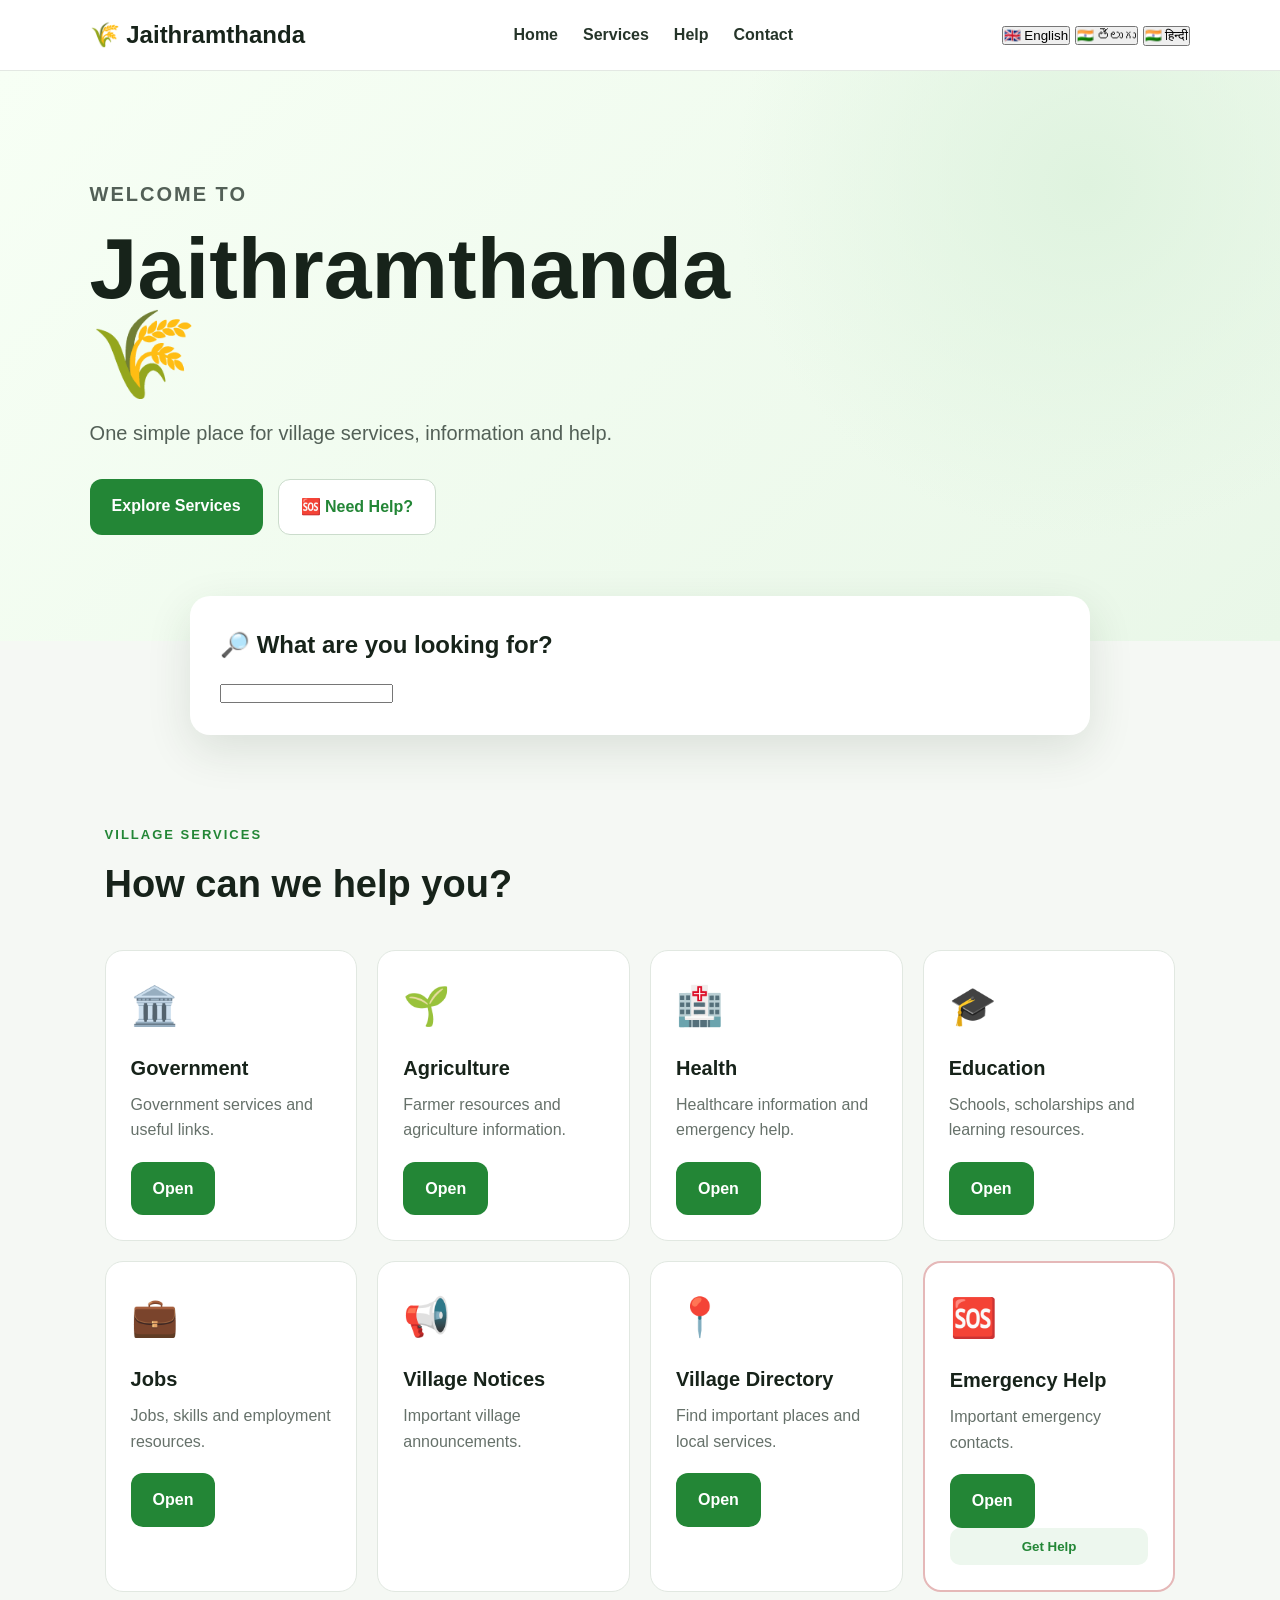
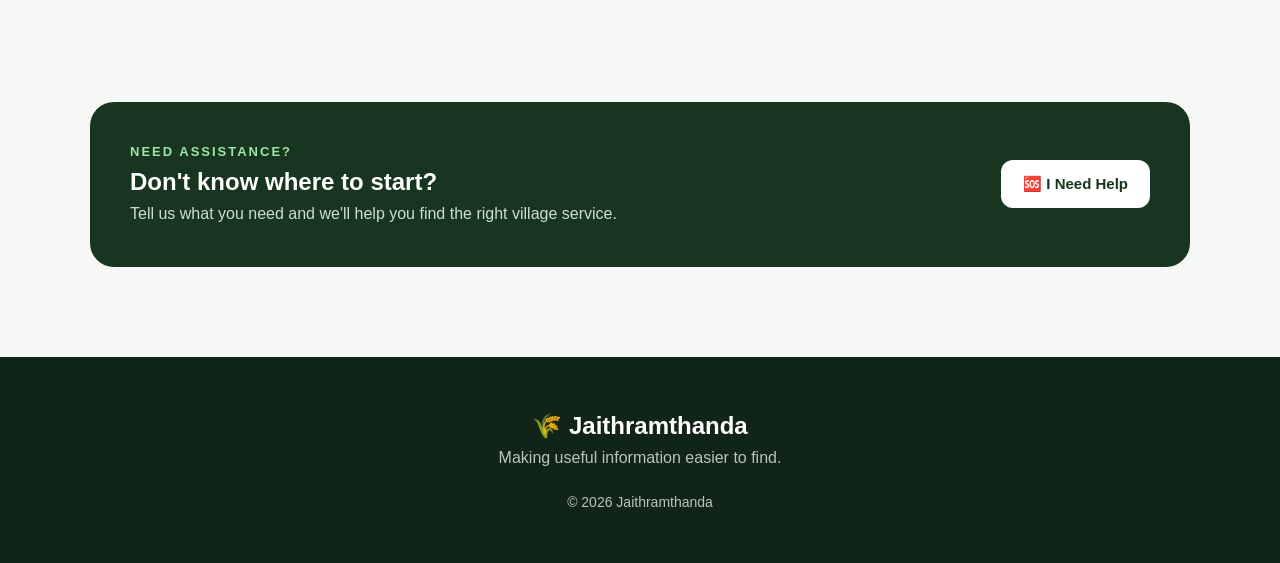
<file: index.html>
<!DOCTYPE html>
<html lang="en">
<head>
    <meta charset="UTF-8">
    <meta name="viewport" content="width=device-width, initial-scale=1.0">

    <title>Jaithramthanda 🌾</title>

    <link rel="stylesheet" href="style.css">

<meta name="google-site-verification" content="X5ilOTvPd1Tea0fwMx54CbgHlQI2xUq_cdYHo0hV8uY" />
</head>

<body>

    <header class="header">

        <div class="logo">
    🌾 Jaithramthanda
</div>
        </div>

        <button class="menu-btn" onclick="toggleMenu()">
            ☰
        </button>

        <nav id="navMenu">
            <a href="#home">Home</a>
            <a href="#services">Services</a>
            <a href="#help">Help</a>
            <a href="#contact">Contact</a>
        </nav>

    

<div class="language-buttons">
    <button onclick="setLanguage('en')">🇬🇧 English</button>
    <button onclick="setLanguage('te')">🇮🇳 తెలుగు</button>
    <button onclick="setLanguage('hi')">🇮🇳 हिन्दी</button>
</div></header>


    <main>

        <!-- HERO SECTION -->

        <section id="home" class="hero">

    <div class="hero-content">

        <p class="welcome" id="heroWelcome">WELCOME TO</p>

        <h1 id="heroTitle">Jaithramthanda 🌾</h1>

        <p id="heroDescription">
            One simple place for village services,
            information and help.
        </p>

        <div class="hero-buttons">

            <a href="#services" class="primary-btn" id="exploreBtn">
                Explore Services
            </a>

            <a href="#help" class="secondary-btn" id="helpBtn">
                🆘 Need Help?
            </a>

        </div>
            </div>

        </section>


        <!-- SEARCH -->

        <section class="search-section">

<h2 id="searchTitle">🔎 What are you looking for?</h2>
            <input
                type="text"
                onkeyup="searchServices()"
            >

        </section>


        <!-- SERVICES -->

        <section id="services" class="services-section">

            <p class="section-label">VILLAGE SERVICES</p>

            <h2>How can we help you?</h2>

            <div class="services-grid">

                <div class="service-card">
                    <div class="service-icon">🏛️</div>
                    <h3>Government</h3>
                    <p>Government services and useful links.</p>
<a href="agriculture.html" class="primary-btn">
    Open
</a>
                </div>


                <div class="service-card">
                    <div class="service-icon">🌱</div>
                    <h3>Agriculture</h3>
                    <p>Farmer resources and agriculture information.</p>
<a href="government.html" class="primary-btn">Open</a>                </div>


                <div class="service-card">
                    <div class="service-icon">🏥</div>
                    <h3>Health</h3>
                    <p>Healthcare information and emergency help.</p>
<a href="health.html" class="primary-btn">
    Open
</a>
                </div>


                <div class="service-card">
                    <div class="service-icon">🎓</div>
                    <h3>Education</h3>
                    <p>Schools, scholarships and learning resources.</p>
<a href="education.html" class="primary-btn">
    Open
</a>
                </div>


                <div class="service-card">
                    <div class="service-icon">💼</div>
                    <h3>Jobs</h3>
                    <p>Jobs, skills and employment resources.</p>
<a href="jobs.html" class="primary-btn">
    Open
</a>
                </div>


                <div class="service-card">
                    <div class="service-icon">📢</div>
                    <h3>Village Notices</h3>
                    <p>Important village announcements.</p>

                </div>


                <div class="service-card">
                    <div class="service-icon">📍</div>
                    <h3>Village Directory</h3>
                    <p>Find important places and local services.</p>
<a href="directory.html" class="primary-btn">
    Open
</a>
                </div>


                <div class="service-card emergency-card">
                    <div class="service-icon">🆘</div>
                    <h3>Emergency Help</h3>
                    <p>Important emergency contacts.</p>
<a href="emergency.html" class="primary-btn">
    Open
</a>
                    <button>Get Help</button>
                </div>

            </div>

        </section>


        <!-- HELP -->

        <section id="help" class="help-section">

            <div class="help-box">

                <div>
                    <p class="section-label">NEED ASSISTANCE?</p>

                    <h2>Don't know where to start?</h2>

                    <p>
                        Tell us what you need and we'll help you
                        find the right village service.
                    </p>
                </div>

                <button onclick="showHelp()">
                    🆘 I Need Help
                </button>

            </div>

        </section>

    </main>


    <!-- FOOTER -->

    <footer id="contact">

        <h2>🌾 Jaithramthanda</h2>

        <p>
            Making useful information easier to find.
        </p>

        <p class="copyright">
            © 2026 Jaithramthanda
        </p>

    </footer>


    <script src="script.js"></script>

</body>
</html>
</file>
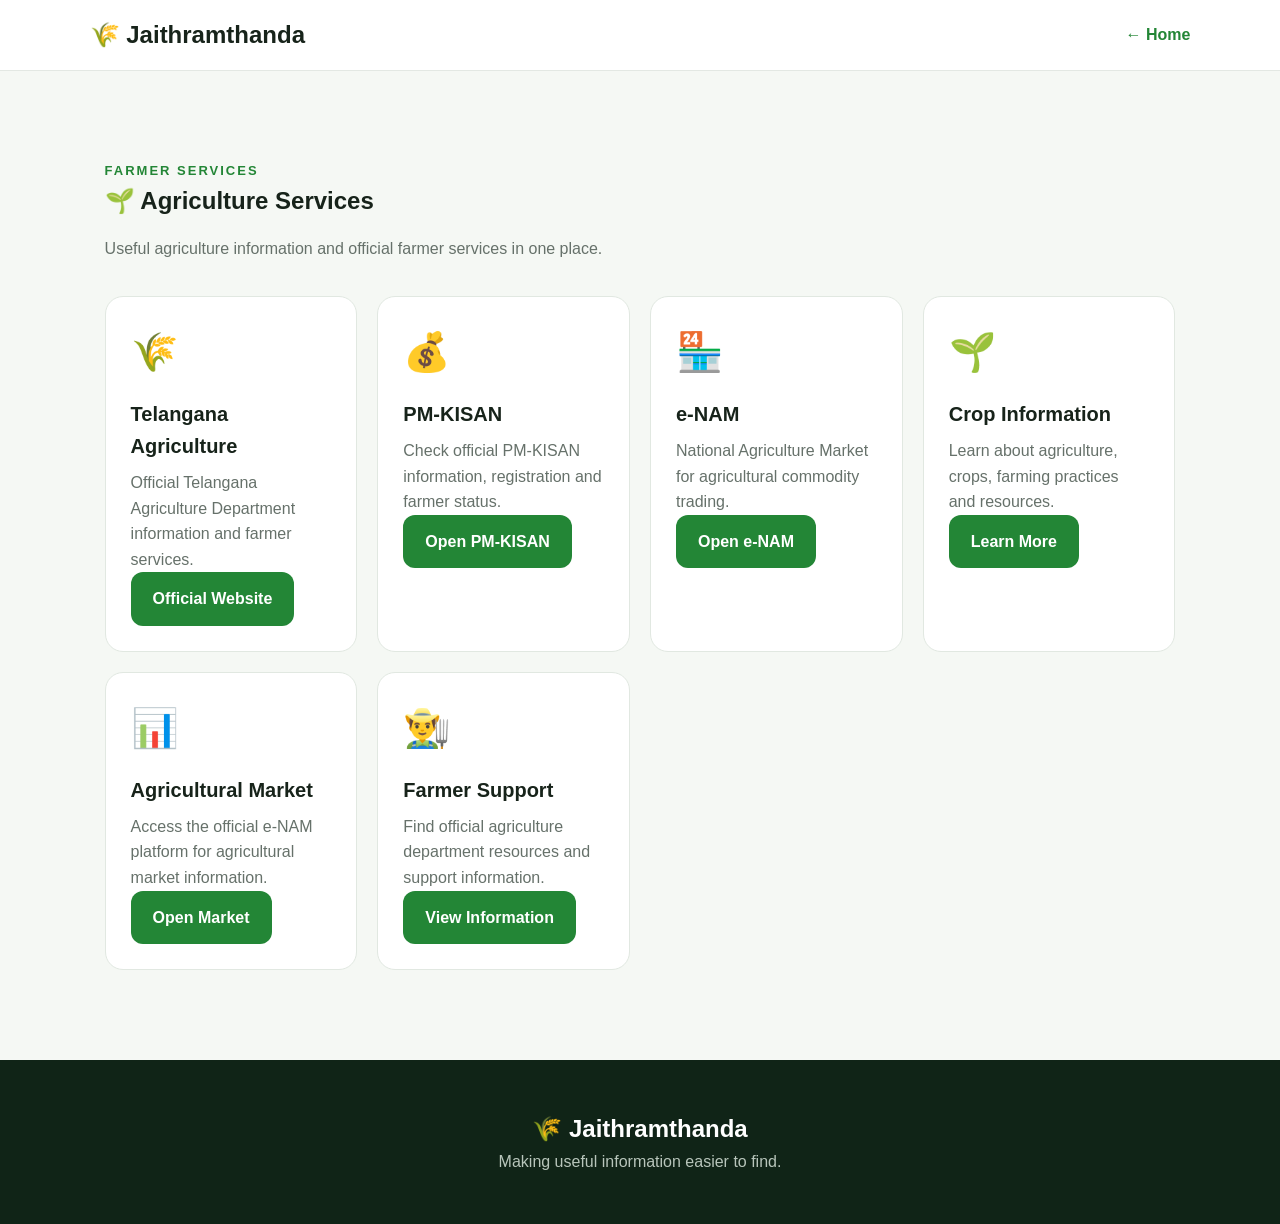
<file: agriculture.html>
<!DOCTYPE html>
<html lang="en">

<head>

    <meta charset="UTF-8">

    <meta name="viewport"
          content="width=device-width, initial-scale=1.0">

    <title>Agriculture Services - Jaithramthanda</title>

    <link rel="stylesheet" href="style.css">

</head>


<body>


<!-- HEADER -->

<header class="header">

    <div class="logo">
        🌾 Jaithramthanda
    </div>

    <a href="index.html"
       style="text-decoration:none;
              color:#238636;
              font-weight:bold;">

        ← Home

    </a>

</header>



<!-- MAIN CONTENT -->

<main>

    <section class="services-section">


        <!-- PAGE TITLE -->

        <p class="section-label">
            FARMER SERVICES
        </p>


        <h1>
            🌱 Agriculture Services
        </h1>


        <p style="margin:15px 0 35px;color:#66716a;">

            Useful agriculture information and official
            farmer services in one place.

        </p>



        <!-- SERVICE CARDS -->

        <div class="services-grid">



            <!-- TELANGANA AGRICULTURE -->

            <div class="service-card">

                <div class="service-icon">
                    🌾
                </div>

                <h3>
                    Telangana Agriculture
                </h3>

                <p>
                    Official Telangana Agriculture Department
                    information and farmer services.
                </p>

                <a href="https://agri.telangana.gov.in/"
                   target="_blank"
                   class="primary-btn">

                    Official Website

                </a>

            </div>



            <!-- PM KISAN -->

            <div class="service-card">

                <div class="service-icon">
                    💰
                </div>

                <h3>
                    PM-KISAN
                </h3>

                <p>
                    Check official PM-KISAN information,
                    registration and farmer status.
                </p>

                <a href="https://pmkisan.gov.in/"
                   target="_blank"
                   class="primary-btn">

                    Open PM-KISAN

                </a>

            </div>



            <!-- eNAM -->

            <div class="service-card">

                <div class="service-icon">
                    🏪
                </div>

                <h3>
                    e-NAM
                </h3>

                <p>
                    National Agriculture Market for
                    agricultural commodity trading.
                </p>

                <a href="https://enam.gov.in/web/"
                   target="_blank"
                   class="primary-btn">

                    Open e-NAM

                </a>

            </div>



            <!-- FARMER INFORMATION -->

            <div class="service-card">

                <div class="service-icon">
                    🌱
                </div>

                <h3>
                    Crop Information
                </h3>

                <p>
                    Learn about agriculture, crops,
                    farming practices and resources.
                </p>

                <a href="https://agri.telangana.gov.in/"
                   target="_blank"
                   class="primary-btn">

                    Learn More

                </a>

            </div>



            <!-- MARKET -->

            <div class="service-card">

                <div class="service-icon">
                    📊
                </div>

                <h3>
                    Agricultural Market
                </h3>

                <p>
                    Access the official e-NAM platform
                    for agricultural market information.
                </p>

                <a href="https://enam.gov.in/web/"
                   target="_blank"
                   class="primary-btn">

                    Open Market

                </a>

            </div>



            <!-- FARMER SUPPORT -->

            <div class="service-card">

                <div class="service-icon">
                    👨‍🌾
                </div>

                <h3>
                    Farmer Support
                </h3>

                <p>
                    Find official agriculture department
                    resources and support information.
                </p>

                <a href="https://www.telangana.gov.in/departments/agriculture-and-co-operation/"
                   target="_blank"
                   class="primary-btn">

                    View Information

                </a>

            </div>


        </div>

    </section>

</main>



<!-- FOOTER -->

<footer>

    <h2>
        🌾 Jaithramthanda
    </h2>

    <p>
        Making useful information easier to find.
    </p>

</footer>


</body>

</html>
</file>
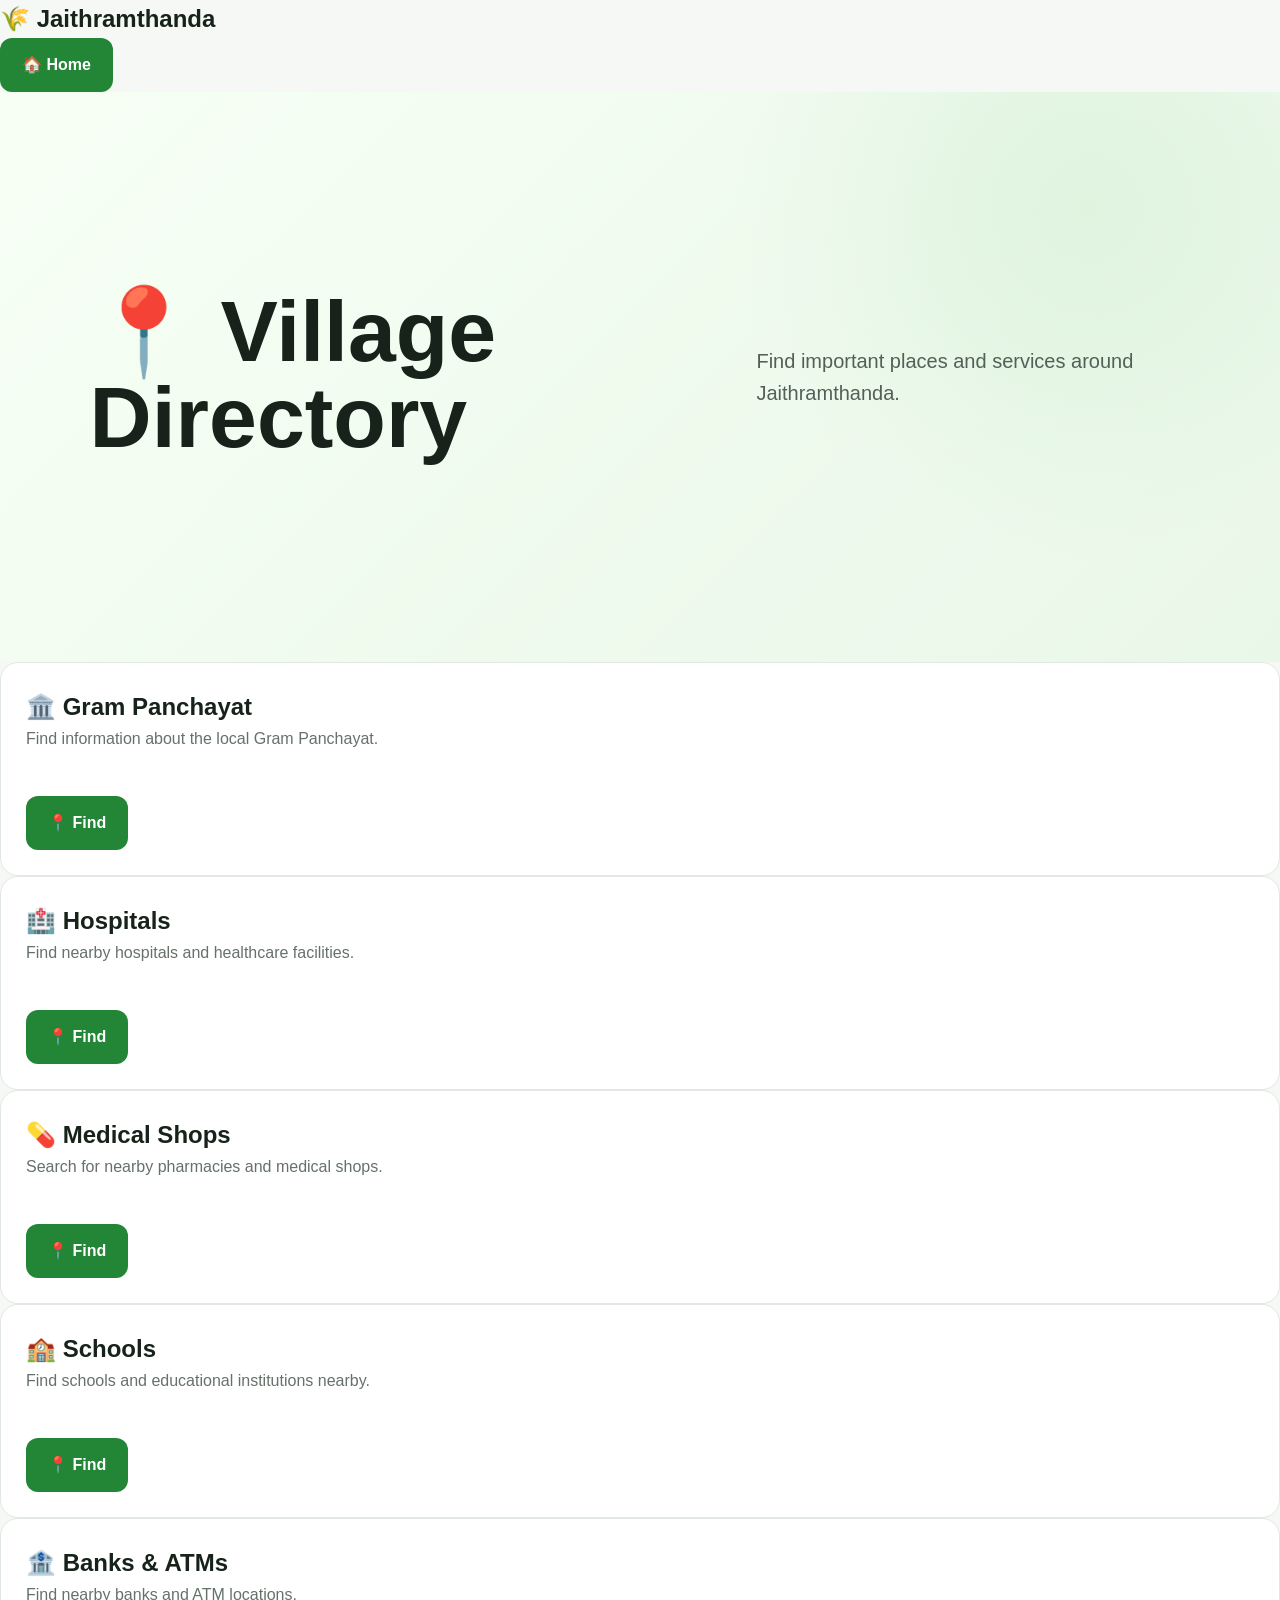
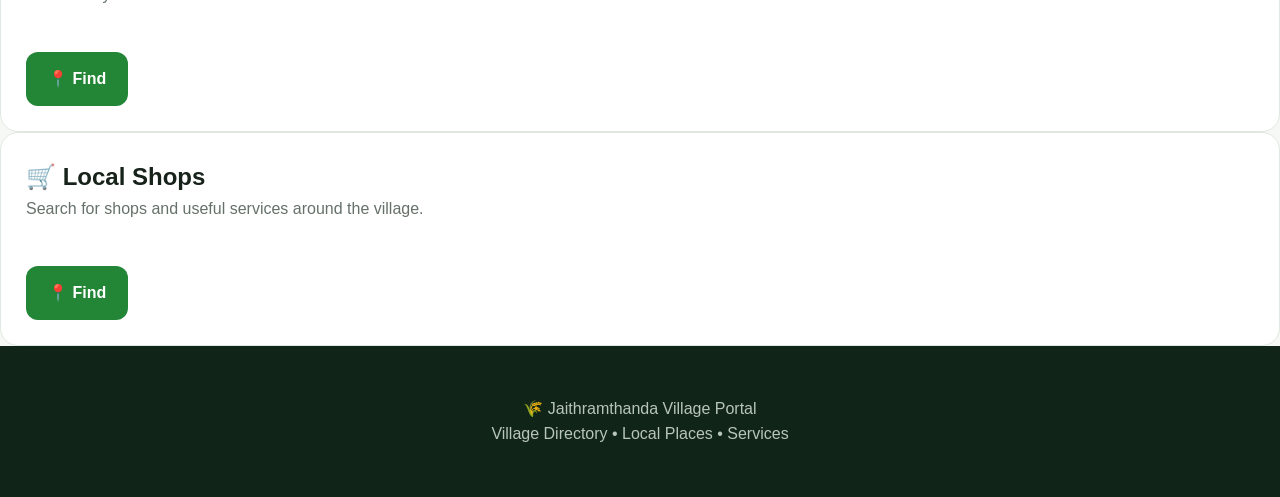
<file: directory.html>
<!DOCTYPE html>
<html lang="en">
<head>
    <meta charset="UTF-8">
    <meta name="viewport" content="width=device-width, initial-scale=1.0">
    <title>Village Directory - Jaithramthanda</title>
    <link rel="stylesheet" href="style.css">
</head>

<body>

<header>
    <div class="logo">
        🌾 Jaithramthanda
    </div>

    <a href="index.html" class="primary-btn">
        🏠 Home
    </a>
</header>

<section class="hero">
    <h1>📍 Village Directory</h1>
    <p>Find important places and services around Jaithramthanda.</p>
</section>

<section class="services">

    <div class="service-card">
        <h2>🏛️ Gram Panchayat</h2>
        <p>Find information about the local Gram Panchayat.</p>
        <a href="https://www.google.com/maps/search/Gram+Panchayat+near+Jaithramthanda"
           target="_blank"
           class="primary-btn">
            📍 Find
        </a>
    </div>

    <div class="service-card">
        <h2>🏥 Hospitals</h2>
        <p>Find nearby hospitals and healthcare facilities.</p>
        <a href="https://www.google.com/maps/search/hospital+near+Jaithramthanda"
           target="_blank"
           class="primary-btn">
            📍 Find
        </a>
    </div>

    <div class="service-card">
        <h2>💊 Medical Shops</h2>
        <p>Search for nearby pharmacies and medical shops.</p>
        <a href="https://www.google.com/maps/search/medical+shop+near+Jaithramthanda"
           target="_blank"
           class="primary-btn">
            📍 Find
        </a>
    </div>

    <div class="service-card">
        <h2>🏫 Schools</h2>
        <p>Find schools and educational institutions nearby.</p>
        <a href="https://www.google.com/maps/search/school+near+Jaithramthanda"
           target="_blank"
           class="primary-btn">
            📍 Find
        </a>
    </div>

    <div class="service-card">
        <h2>🏦 Banks & ATMs</h2>
        <p>Find nearby banks and ATM locations.</p>
        <a href="https://www.google.com/maps/search/ATM+near+Jaithramthanda"
           target="_blank"
           class="primary-btn">
            📍 Find
        </a>
    </div>

    <div class="service-card">
        <h2>🛒 Local Shops</h2>
        <p>Search for shops and useful services around the village.</p>
        <a href="https://www.google.com/maps/search/shops+near+Jaithramthanda"
           target="_blank"
           class="primary-btn">
            📍 Find
        </a>
    </div>

</section>

<footer>
    <p>🌾 Jaithramthanda Village Portal</p>
    <p>Village Directory • Local Places • Services</p>
</footer>

</body>
</html>
</file>
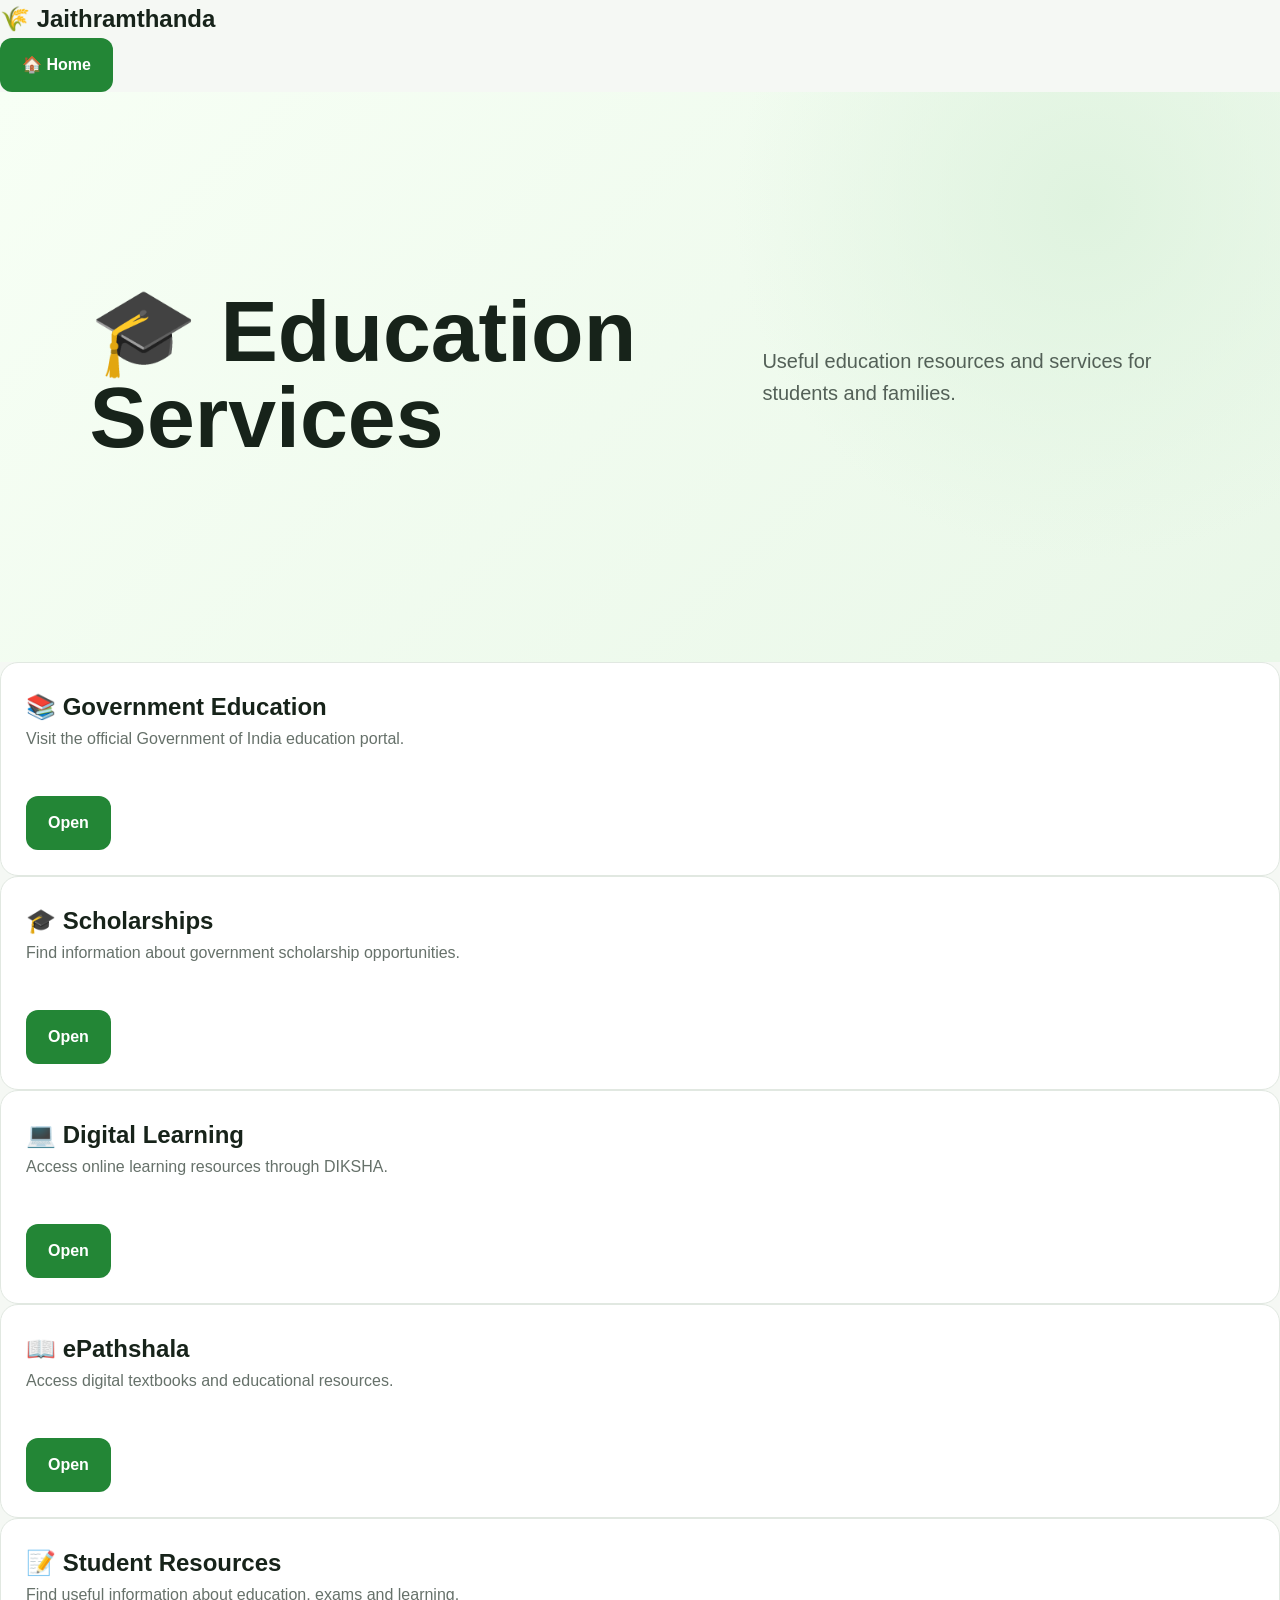
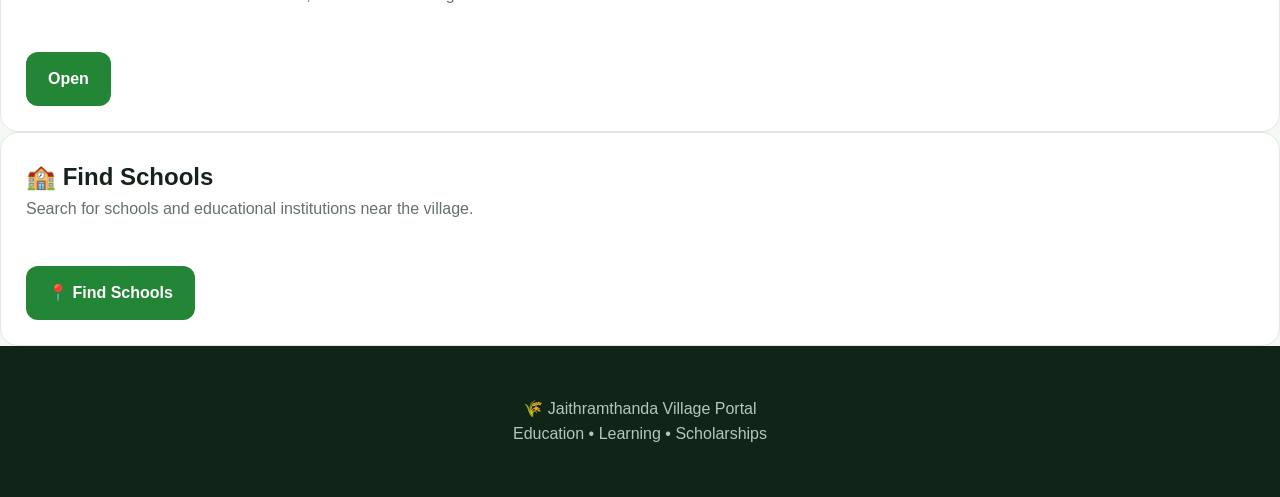
<file: education.html>
<!DOCTYPE html>
<html lang="en">
<head>
    <meta charset="UTF-8">
    <meta name="viewport" content="width=device-width, initial-scale=1.0">
    <title>Education Services - Jaithramthanda</title>
    <link rel="stylesheet" href="style.css">
</head>

<body>

<header>
    <div class="logo">
        🌾 Jaithramthanda
    </div>

    <a href="index.html" class="primary-btn">
        🏠 Home
    </a>
</header>

<section class="hero">
    <h1>🎓 Education Services</h1>
    <p>Useful education resources and services for students and families.</p>
</section>

<section class="services">

    <div class="service-card">
        <h2>📚 Government Education</h2>
        <p>Visit the official Government of India education portal.</p>
        <a href="https://www.education.gov.in/" target="_blank" class="primary-btn">
            Open
        </a>
    </div>

    <div class="service-card">
        <h2>🎓 Scholarships</h2>
        <p>Find information about government scholarship opportunities.</p>
        <a href="https://scholarships.gov.in/" target="_blank" class="primary-btn">
            Open
        </a>
    </div>

    <div class="service-card">
        <h2>💻 Digital Learning</h2>
        <p>Access online learning resources through DIKSHA.</p>
        <a href="https://diksha.gov.in/" target="_blank" class="primary-btn">
            Open
        </a>
    </div>

    <div class="service-card">
        <h2>📖 ePathshala</h2>
        <p>Access digital textbooks and educational resources.</p>
        <a href="https://epathshala.nic.in/" target="_blank" class="primary-btn">
            Open
        </a>
    </div>

    <div class="service-card">
        <h2>📝 Student Resources</h2>
        <p>Find useful information about education, exams and learning.</p>
        <a href="https://www.india.gov.in/" target="_blank" class="primary-btn">
            Open
        </a>
    </div>

    <div class="service-card">
        <h2>🏫 Find Schools</h2>
        <p>Search for schools and educational institutions near the village.</p>
        <a href="https://www.google.com/maps/search/schools+near+Jaithramthanda"
           target="_blank"
           class="primary-btn">
            📍 Find Schools
        </a>
    </div>

</section>

<footer>
    <p>🌾 Jaithramthanda Village Portal</p>
    <p>Education • Learning • Scholarships</p>
</footer>

</body>
</html>
</file>
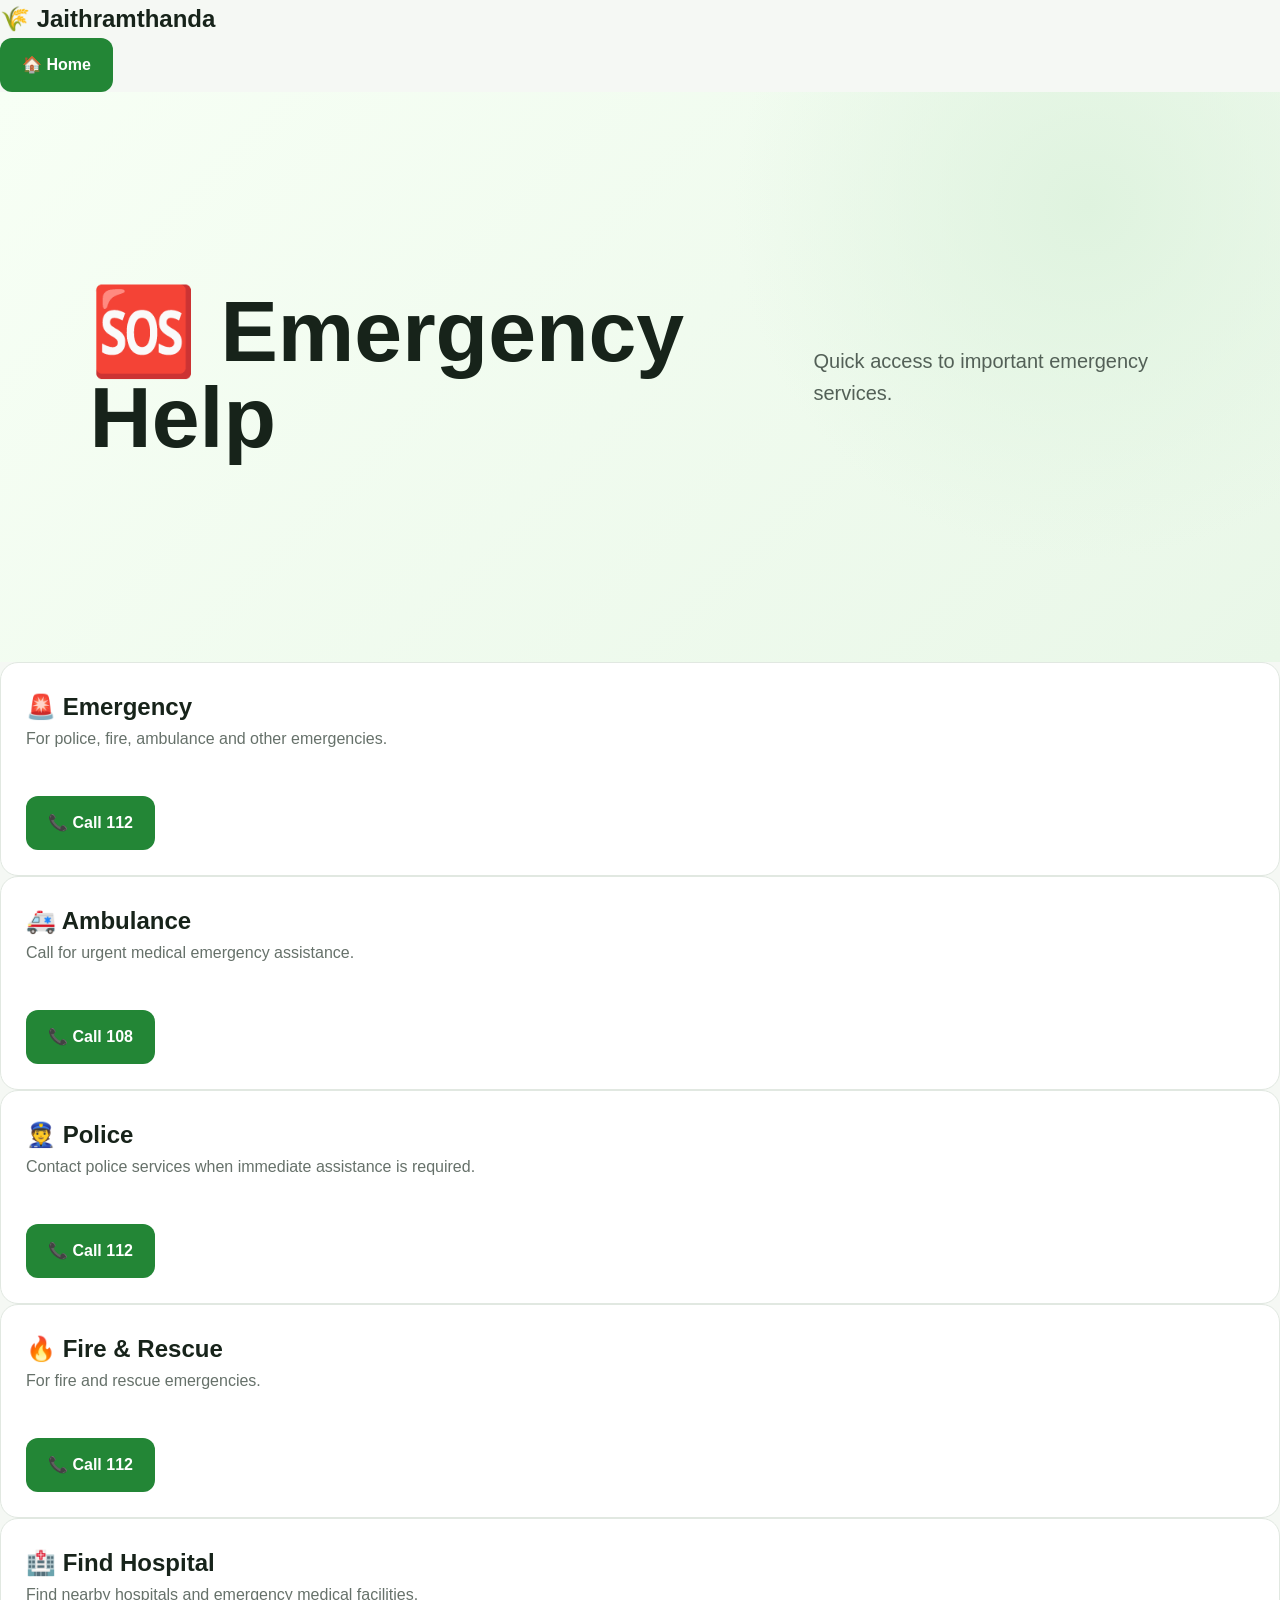
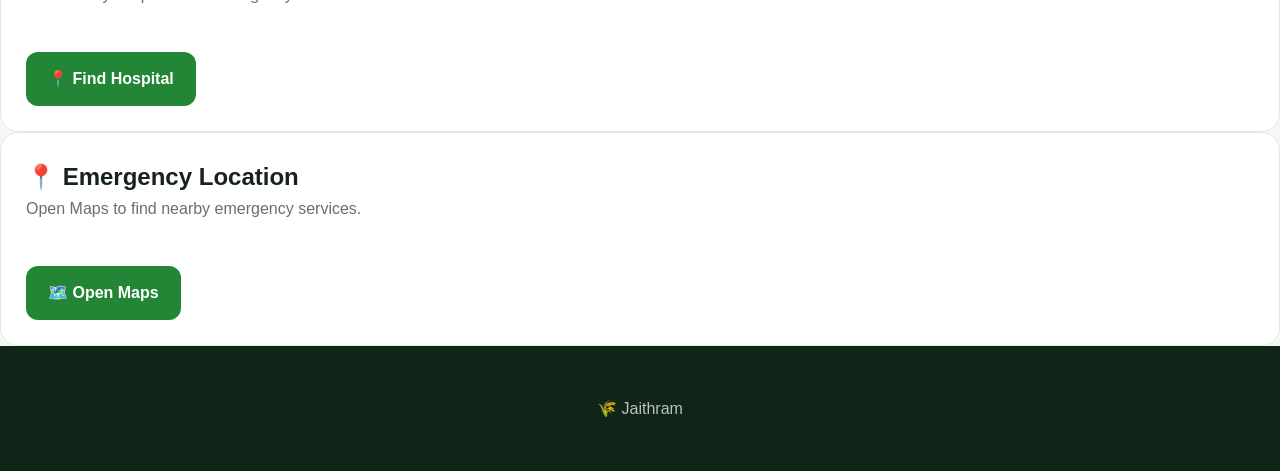
<file: emergency.html>
<!DOCTYPE html>
<html lang="en">
<head>
    <meta charset="UTF-8">
    <meta name="viewport" content="width=device-width, initial-scale=1.0">
    <title>Emergency Help - Jaithramthanda</title>
    <link rel="stylesheet" href="style.css">
</head>

<body>

<header>
    <div class="logo">
        🌾 Jaithramthanda
    </div>

    <a href="index.html" class="primary-btn">
        🏠 Home
    </a>
</header>

<section class="hero">
    <h1>🆘 Emergency Help</h1>
    <p>Quick access to important emergency services.</p>
</section>

<section class="services">

    <div class="service-card">
        <h2>🚨 Emergency</h2>
        <p>For police, fire, ambulance and other emergencies.</p>
        <a href="tel:112" class="primary-btn">
            📞 Call 112
        </a>
    </div>

    <div class="service-card">
        <h2>🚑 Ambulance</h2>
        <p>Call for urgent medical emergency assistance.</p>
        <a href="tel:108" class="primary-btn">
            📞 Call 108
        </a>
    </div>

    <div class="service-card">
        <h2>👮 Police</h2>
        <p>Contact police services when immediate assistance is required.</p>
        <a href="tel:112" class="primary-btn">
            📞 Call 112
        </a>
    </div>

    <div class="service-card">
        <h2>🔥 Fire & Rescue</h2>
        <p>For fire and rescue emergencies.</p>
        <a href="tel:112" class="primary-btn">
            📞 Call 112
        </a>
    </div>

    <div class="service-card">
        <h2>🏥 Find Hospital</h2>
        <p>Find nearby hospitals and emergency medical facilities.</p>
        <a href="https://www.google.com/maps/search/emergency+hospital+near+Jaithramthanda"
           target="_blank"
           class="primary-btn">
            📍 Find Hospital
        </a>
    </div>

    <div class="service-card">
        <h2>📍 Emergency Location</h2>
        <p>Open Maps to find nearby emergency services.</p>
        <a href="https://www.google.com/maps/search/emergency+services+near+Jaithramthanda"
           target="_blank"
           class="primary-btn">
            🗺️ Open Maps
        </a>
    </div>

</section>

<footer>
    <p>🌾 Jaithram
</file>
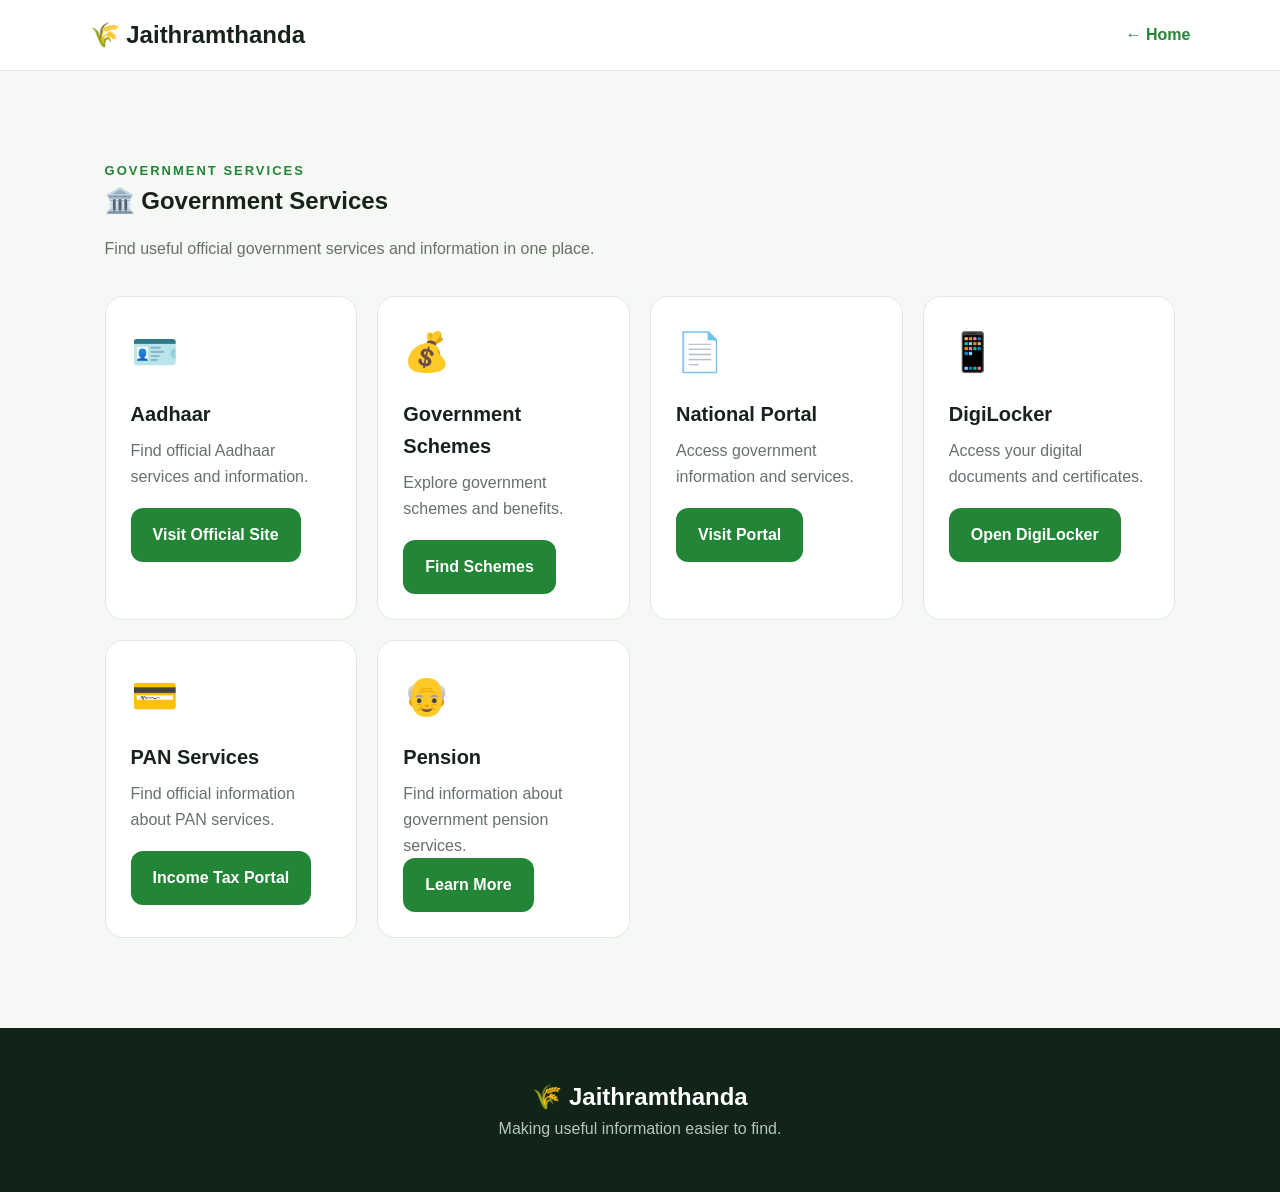
<file: government.html>
<!DOCTYPE html>
<html lang="en">
<head>
    <meta charset="UTF-8">
    <meta name="viewport" content="width=device-width, initial-scale=1.0">

    <title>Government Services - Jaithramthanda</title>

    <link rel="stylesheet" href="style.css">
</head>

<body>

<header class="header">

    <div class="logo">
        🌾 Jaithramthanda
    </div>

    <a href="index.html"
       style="text-decoration:none;color:#238636;font-weight:bold;">
        ← Home
    </a>

</header>


<main>

    <section class="services-section">

        <p class="section-label">GOVERNMENT SERVICES</p>

        <h1>🏛️ Government Services</h1>

        <p style="margin:15px 0 35px;color:#66716a;">
            Find useful official government services and information
            in one place.
        </p>


        <div class="services-grid">

            <div class="service-card">

                <div class="service-icon">🪪</div>

                <h3>Aadhaar</h3>

                <p>
                    Find official Aadhaar services and information.
                </p>

                <a href="https://uidai.gov.in/"
                   target="_blank"
                   class="primary-btn">
                    Visit Official Site
                </a>

            </div>


            <div class="service-card">

                <div class="service-icon">💰</div>

                <h3>Government Schemes</h3>

                <p>
                    Explore government schemes and benefits.
                </p>

                <a href="https://www.myscheme.gov.in/"
                   target="_blank"
                   class="primary-btn">
                    Find Schemes
                </a>

            </div>


            <div class="service-card">

                <div class="service-icon">📄</div>

                <h3>National Portal</h3>

                <p>
                    Access government information and services.
                </p>

                <a href="https://www.india.gov.in/"
                   target="_blank"
                   class="primary-btn">
                    Visit Portal
                </a>

            </div>


            <div class="service-card">

                <div class="service-icon">📱</div>

                <h3>DigiLocker</h3>

                <p>
                    Access your digital documents and certificates.
                </p>

                <a href="https://www.digilocker.gov.in/"
                   target="_blank"
                   class="primary-btn">
                    Open DigiLocker
                </a>

            </div>


            <div class="service-card">

                <div class="service-icon">💳</div>

                <h3>PAN Services</h3>

                <p>
                    Find official information about PAN services.
                </p>

                <a href="https://www.incometax.gov.in/"
                   target="_blank"
                   class="primary-btn">
                    Income Tax Portal
                </a>

            </div>


            <div class="service-card">

                <div class="service-icon">👴</div>

                <h3>Pension</h3>

                <p>
                    Find information about government pension services.
                </p>

                <a href="https://www.india.gov.in/"
                   target="_blank"
                   class="primary-btn">
                    Learn More
                </a>

            </div>

        </div>

    </section>

</main>


<footer>

    <h2>🌾 Jaithramthanda</h2>

    <p>
        Making useful information easier to find.
    </p>

</footer>

</body>
</html>
</file>
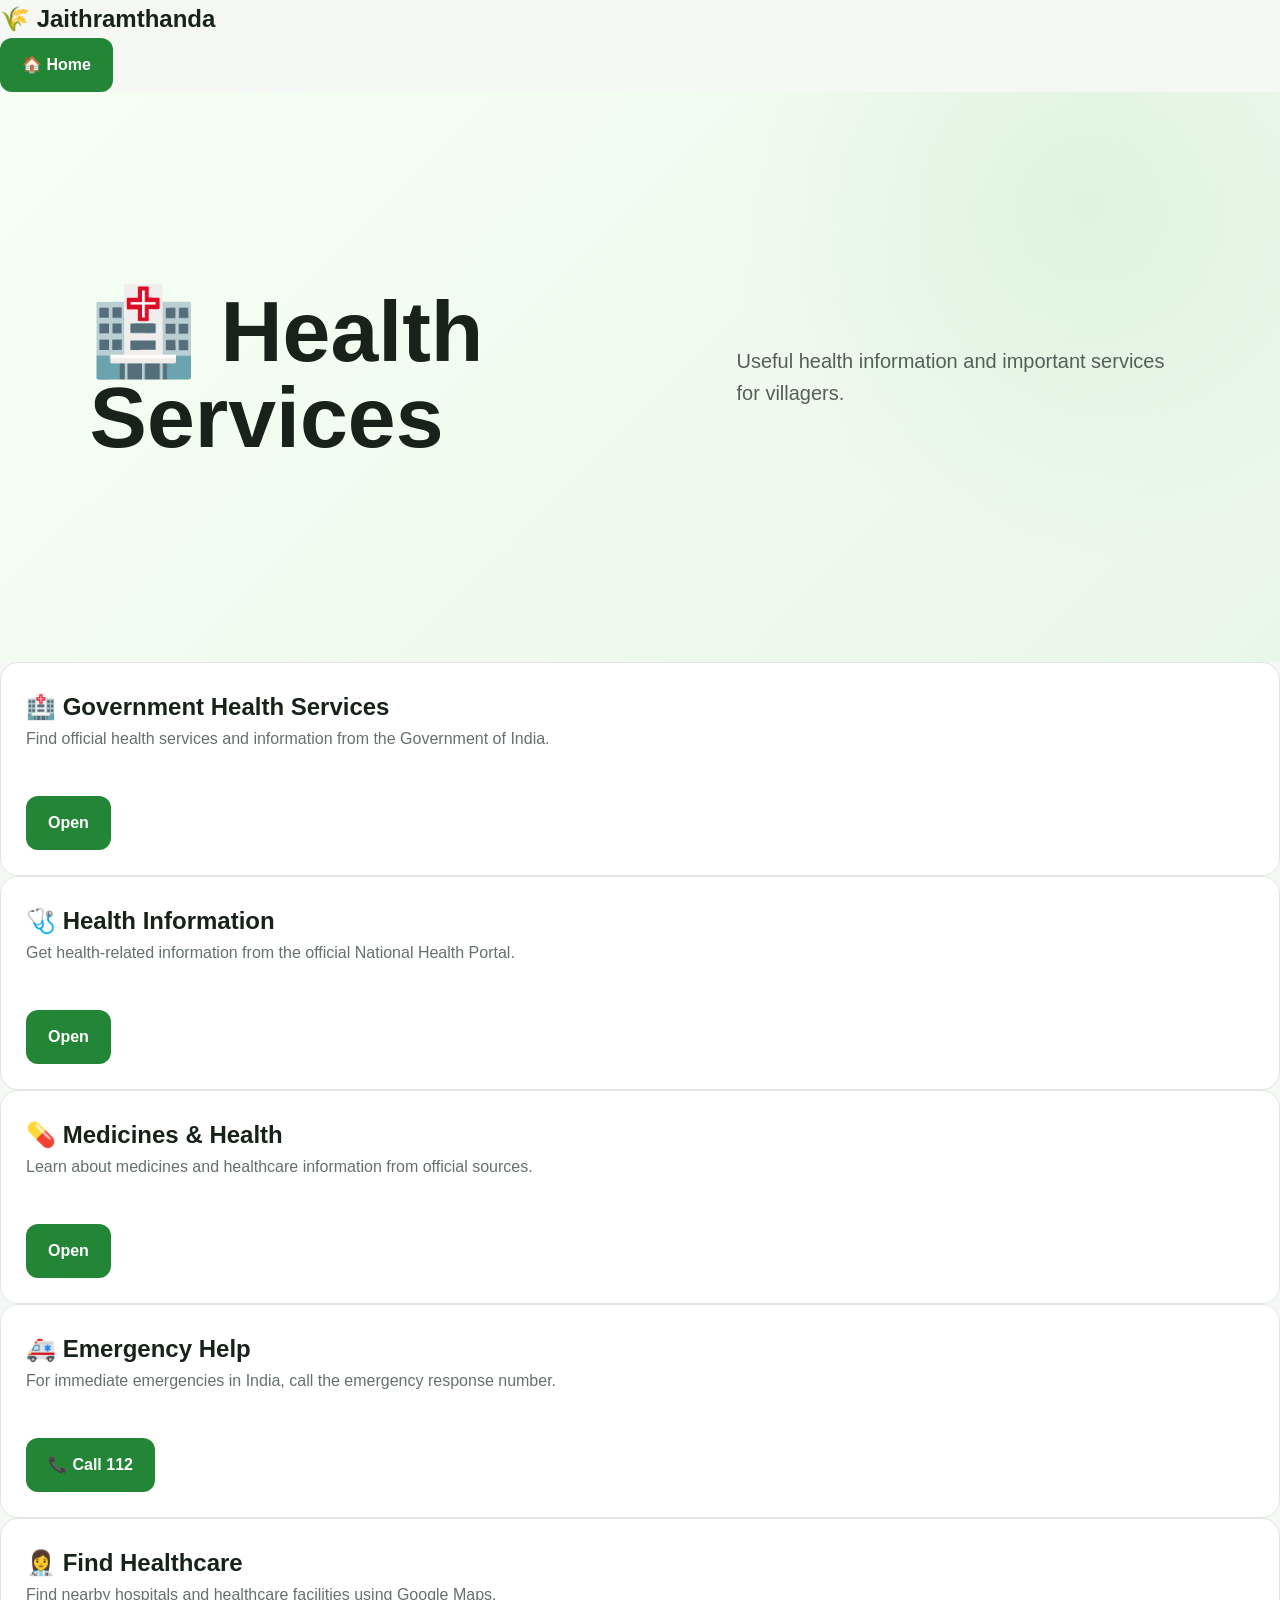
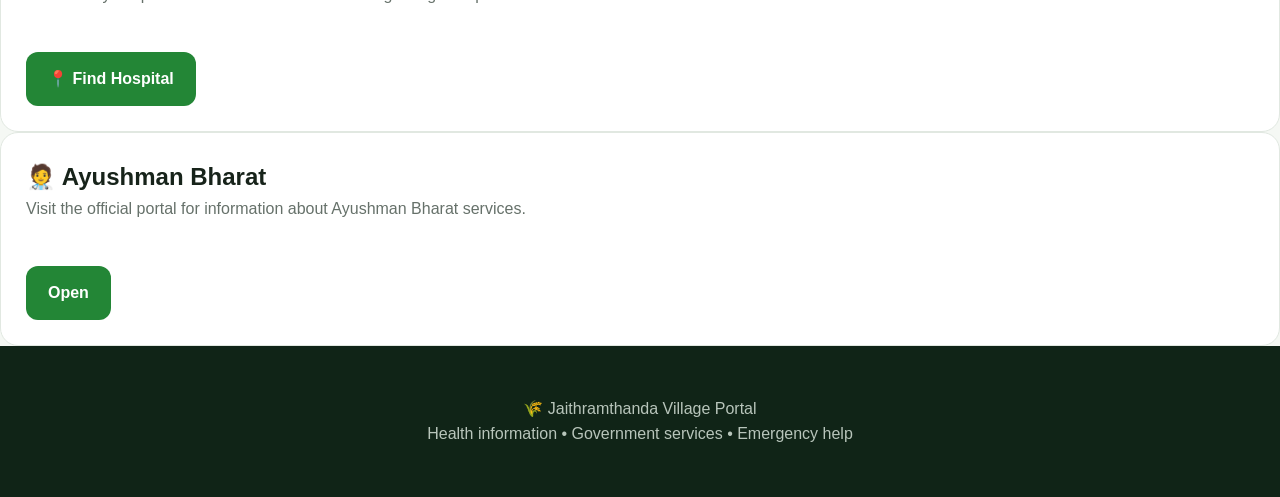
<file: health.html>
<!DOCTYPE html>
<html lang="en">
<head>
    <meta charset="UTF-8">
    <meta name="viewport" content="width=device-width, initial-scale=1.0">
    <title>Health Services - Jaithramthanda</title>
    <link rel="stylesheet" href="style.css">
</head>

<body>

<header>
    <div class="logo">
        🌾 Jaithramthanda
    </div>

    <a href="index.html" class="primary-btn">
        🏠 Home
    </a>
</header>

<section class="hero">
    <h1>🏥 Health Services</h1>
    <p>Useful health information and important services for villagers.</p>
</section>

<section class="services">

    <div class="service-card">
        <h2>🏥 Government Health Services</h2>
        <p>Find official health services and information from the Government of India.</p>
        <a href="https://www.mohfw.gov.in/" target="_blank" class="primary-btn">
            Open
        </a>
    </div>

    <div class="service-card">
        <h2>🩺 Health Information</h2>
        <p>Get health-related information from the official National Health Portal.</p>
        <a href="https://www.nhp.gov.in/" target="_blank" class="primary-btn">
            Open
        </a>
    </div>

    <div class="service-card">
        <h2>💊 Medicines & Health</h2>
        <p>Learn about medicines and healthcare information from official sources.</p>
        <a href="https://www.india.gov.in/" target="_blank" class="primary-btn">
            Open
        </a>
    </div>

    <div class="service-card">
        <h2>🚑 Emergency Help</h2>
        <p>For immediate emergencies in India, call the emergency response number.</p>
        <a href="tel:112" class="primary-btn">
            📞 Call 112
        </a>
    </div>

    <div class="service-card">
        <h2>👩‍⚕️ Find Healthcare</h2>
        <p>Find nearby hospitals and healthcare facilities using Google Maps.</p>
        <a href="https://www.google.com/maps/search/hospital+near+Jaithramthanda" target="_blank" class="primary-btn">
            📍 Find Hospital
        </a>
    </div>

    <div class="service-card">
        <h2>🧑‍⚕️ Ayushman Bharat</h2>
        <p>Visit the official portal for information about Ayushman Bharat services.</p>
        <a href="https://pmjay.gov.in/" target="_blank" class="primary-btn">
            Open
        </a>
    </div>

</section>

<footer>
    <p>🌾 Jaithramthanda Village Portal</p>
    <p>Health information • Government services • Emergency help</p>
</footer>

</body>
</html>
</file>
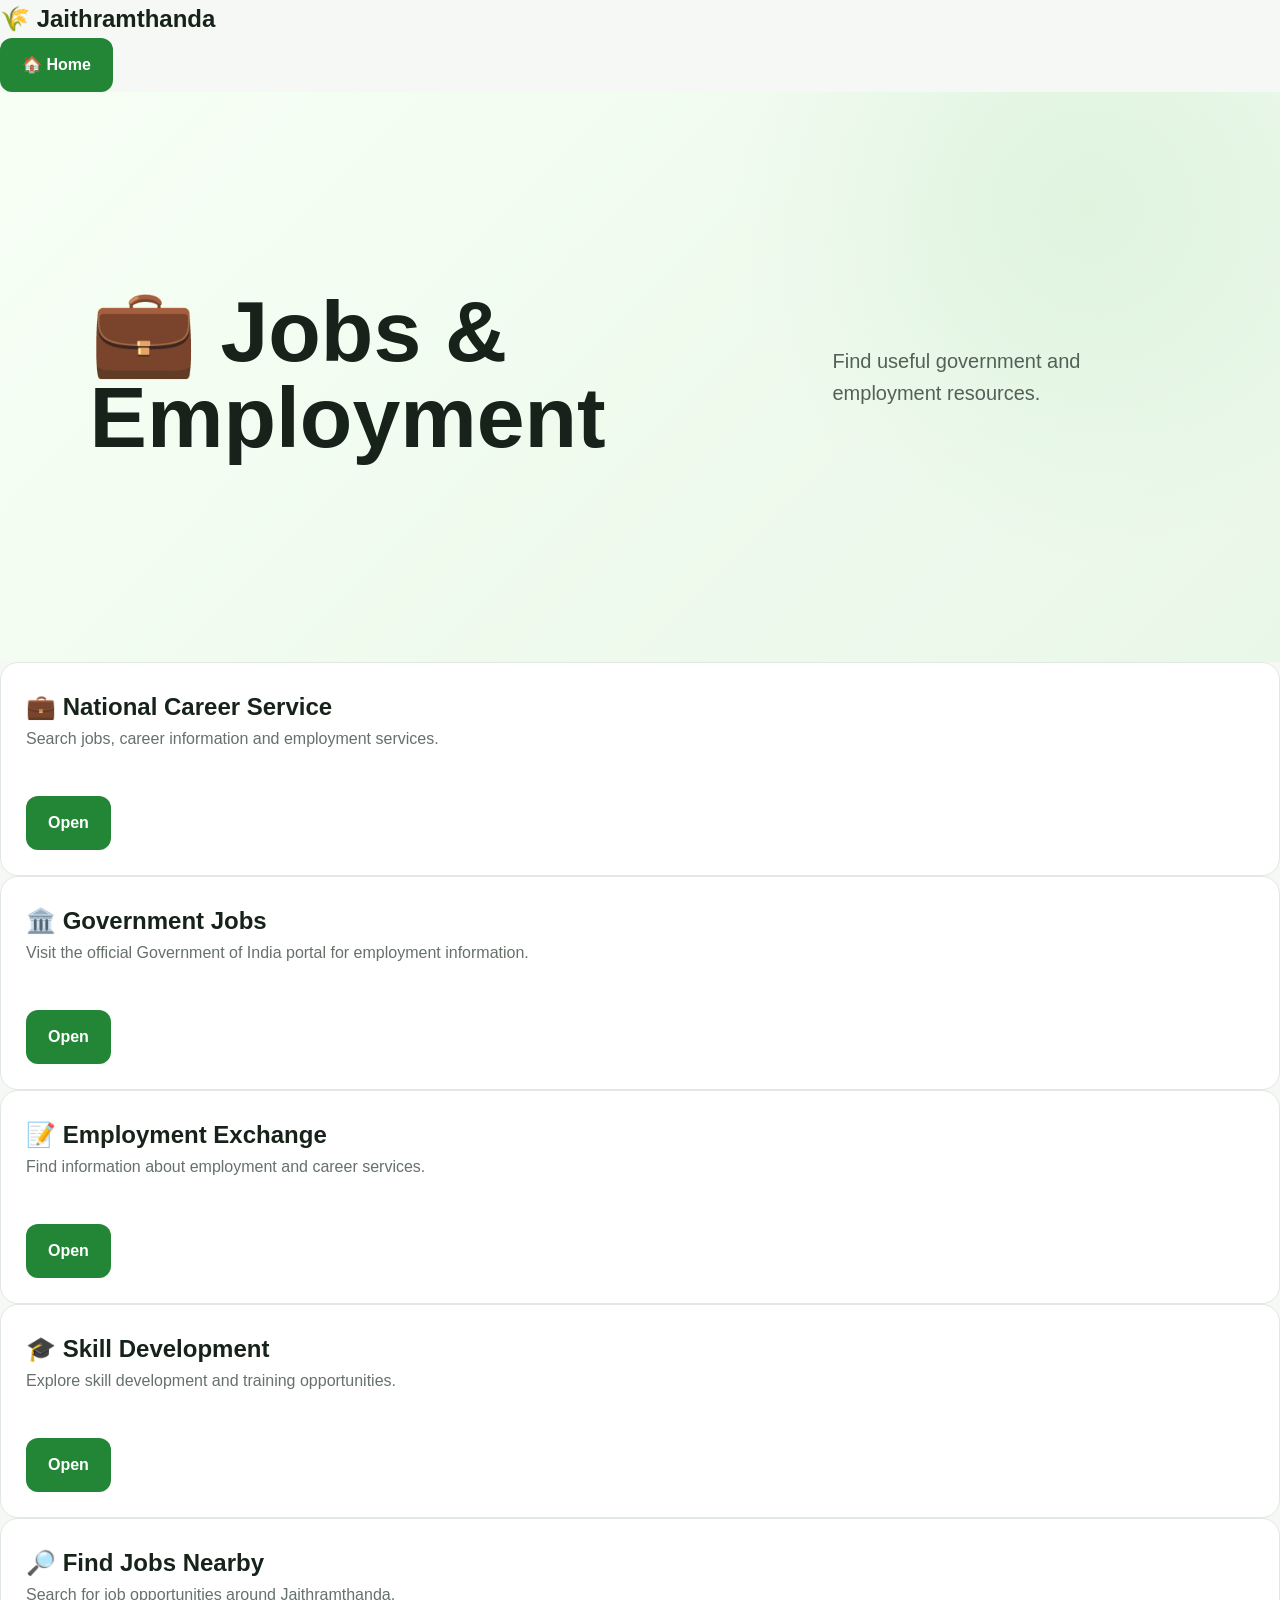
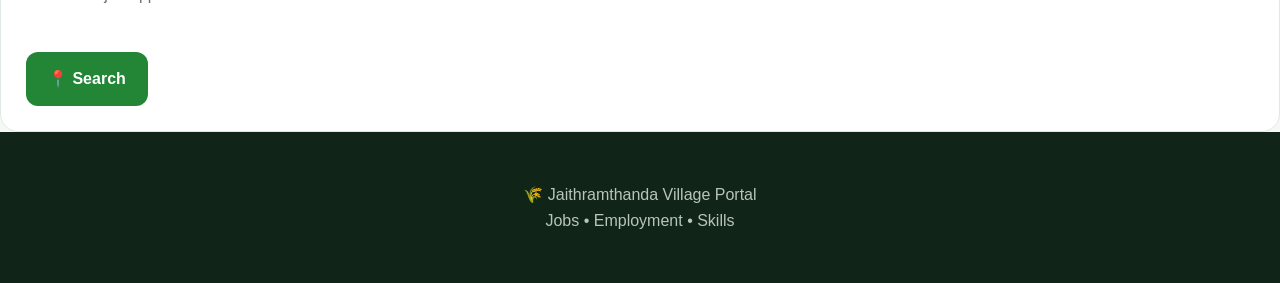
<file: jobs.html>
<!DOCTYPE html>
<html lang="en">
<head>
    <meta charset="UTF-8">
    <meta name="viewport" content="width=device-width, initial-scale=1.0">
    <title>Jobs - Jaithramthanda</title>
    <link rel="stylesheet" href="style.css">
</head>

<body>

<header>
    <div class="logo">
        🌾 Jaithramthanda
    </div>

    <a href="index.html" class="primary-btn">
        🏠 Home
    </a>
</header>

<section class="hero">
    <h1>💼 Jobs & Employment</h1>
    <p>Find useful government and employment resources.</p>
</section>

<section class="services">

    <div class="service-card">
        <h2>💼 National Career Service</h2>
        <p>Search jobs, career information and employment services.</p>
        <a href="https://www.ncs.gov.in/" target="_blank" class="primary-btn">
            Open
        </a>
    </div>

    <div class="service-card">
        <h2>🏛️ Government Jobs</h2>
        <p>Visit the official Government of India portal for employment information.</p>
        <a href="https://www.india.gov.in/" target="_blank" class="primary-btn">
            Open
        </a>
    </div>

    <div class="service-card">
        <h2>📝 Employment Exchange</h2>
        <p>Find information about employment and career services.</p>
        <a href="https://www.telangana.gov.in/" target="_blank" class="primary-btn">
            Open
        </a>
    </div>

    <div class="service-card">
        <h2>🎓 Skill Development</h2>
        <p>Explore skill development and training opportunities.</p>
        <a href="https://www.skillindia.gov.in/" target="_blank" class="primary-btn">
            Open
        </a>
    </div>

    <div class="service-card">
        <h2>🔎 Find Jobs Nearby</h2>
        <p>Search for job opportunities around Jaithramthanda.</p>
        <a href="https://www.google.com/maps/search/jobs+near+Jaithramthanda"
           target="_blank"
           class="primary-btn">
            📍 Search
        </a>
    </div>

</section>

<footer>
    <p>🌾 Jaithramthanda Village Portal</p>
    <p>Jobs • Employment • Skills</p>
</footer>

</body>
</html>
</file>
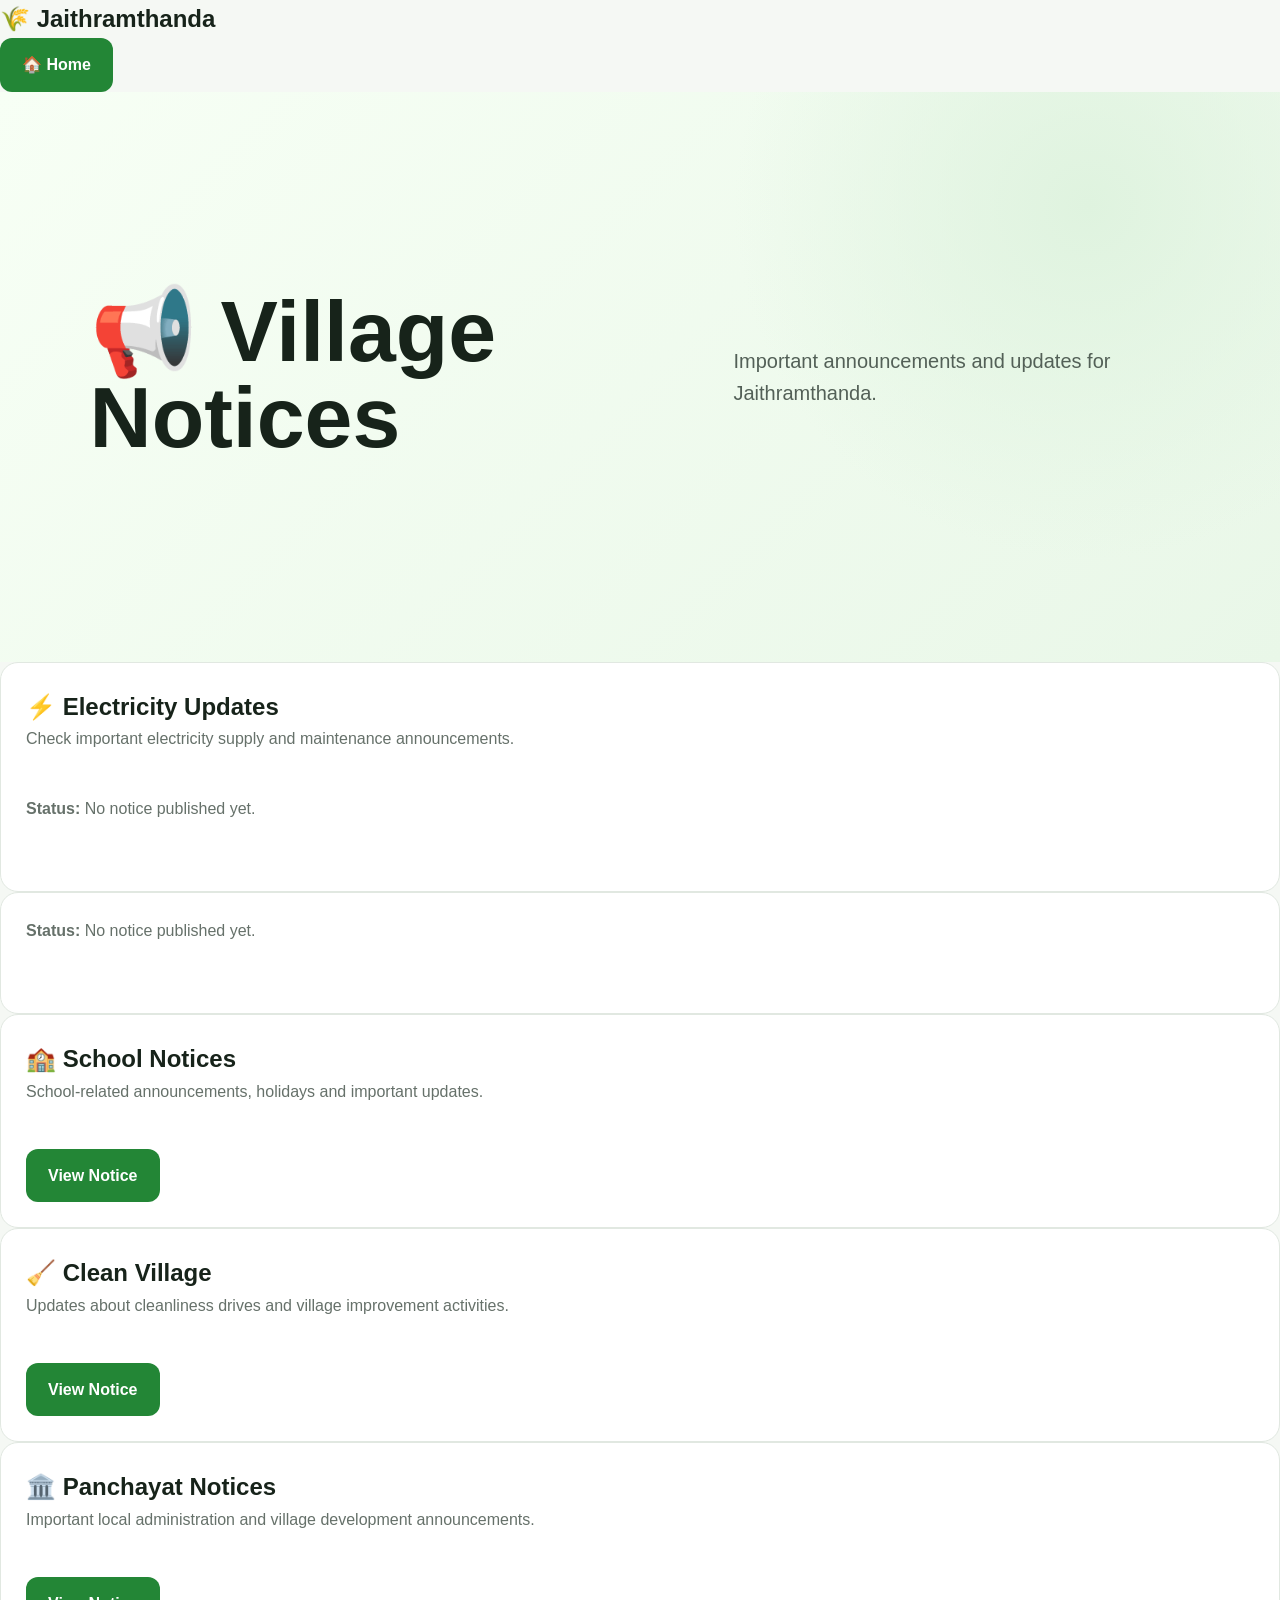
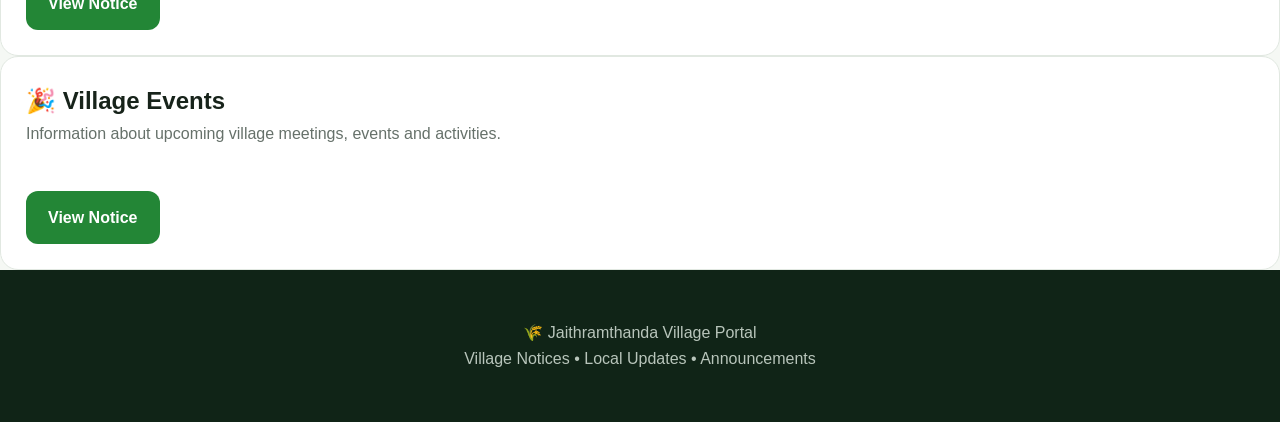
<file: notices.html>
<!DOCTYPE html>
<html lang="en">
<head>
    <meta charset="UTF-8">
    <meta name="viewport" content="width=device-width, initial-scale=1.0">
    <title>Village Notices - Jaithramthanda</title>
    <link rel="stylesheet" href="style.css">
</head>

<body>

<header>
    <div class="logo">
        🌾 Jaithramthanda
    </div>

    <a href="index.html" class="primary-btn">
        🏠 Home
    </a>
</header>

<section class="hero">
    <h1>📢 Village Notices</h1>
    <p>Important announcements and updates for Jaithramthanda.</p>
</section>

<section class="services">

    <div class="service-card">
<h2>⚡ Electricity Updates</h2>
<p>Check important electricity supply and maintenance announcements.</p>
<p><strong>Status:</strong> No notice published yet.</p>
    </div>

    <div class="service-card">
<p><strong>Status:</strong> No notice published yet.</p>
    </div>

    <div class="service-card">
        <h2>🏫 School Notices</h2>
        <p>School-related announcements, holidays and important updates.</p>
        <a href="#" class="primary-btn">
            View Notice
        </a>
    </div>

    <div class="service-card">
        <h2>🧹 Clean Village</h2>
        <p>Updates about cleanliness drives and village improvement activities.</p>
        <a href="#" class="primary-btn">
            View Notice
        </a>
    </div>

    <div class="service-card">
        <h2>🏛️ Panchayat Notices</h2>
        <p>Important local administration and village development announcements.</p>
        <a href="#" class="primary-btn">
            View Notice
        </a>
    </div>

    <div class="service-card">
        <h2>🎉 Village Events</h2>
        <p>Information about upcoming village meetings, events and activities.</p>
        <a href="#" class="primary-btn">
            View Notice
        </a>
    </div>

</section>

<footer>
    <p>🌾 Jaithramthanda Village Portal</p>
    <p>Village Notices • Local Updates • Announcements</p>
</footer>

</body>
</html>
</file>
<file: style.css>
* {
    margin: 0;
    padding: 0;
    box-sizing: border-box;
}

html {
    scroll-behavior: smooth;
}

body {
    font-family: Arial, sans-serif;
    background: #f5f8f4;
    color: #17231a;
    line-height: 1.6;
}

/* HEADER */

.header {
    position: sticky;
    top: 0;
    z-index: 1000;

    display: flex;
    align-items: center;
    justify-content: space-between;

    padding: 16px 7%;

    background: rgba(255, 255, 255, 0.96);
    border-bottom: 1px solid #e3e8e3;
}

.logo {
    font-size: 24px;
    font-weight: 800;
}

.header nav {
    display: flex;
    gap: 25px;
}

.header nav a {
    text-decoration: none;
    color: #26352a;
    font-weight: 600;
}

.header nav a:hover {
    color: #238636;
}

.menu-btn {
    display: none;
    border: none;
    background: none;
    font-size: 27px;
}

/* HERO */

.hero {
    min-height: 570px;

    display: flex;
    align-items: center;

    padding: 70px 7%;

    background:
        radial-gradient(circle at 85% 20%, #dff3df 0, transparent 30%),
        linear-gradient(135deg, #f7fff5, #e9f7e8);
}

.hero-content {
    max-width: 720px;
}

.welcome,
.section-label {
    color: #238636;
    font-weight: 800;
    letter-spacing: 2px;
    font-size: 13px;
}

.hero h1 {
    font-size: clamp(48px, 8vw, 86px);
    line-height: 1;
    margin: 15px 0 20px;
}

.hero p {
    font-size: 20px;
    color: #536057;
    max-width: 600px;
}

.hero-buttons {
    display: flex;
    gap: 15px;
    margin-top: 30px;
    flex-wrap: wrap;
}

.primary-btn,
.secondary-btn {
    display: inline-block;
    padding: 14px 22px;
    border-radius: 12px;
    text-decoration: none;
    font-weight: 700;
}

.primary-btn {
    background: #238636;
    color: white;
}

.secondary-btn {
    background: white;
    color: #238636;
    border: 1px solid #cbdccc;
}

/* SEARCH */

.search-section {
    max-width: 900px;
    margin: -45px auto 0;
    position: relative;
    padding: 30px;

    background: white;
    border-radius: 20px;

    box-shadow: 0 15px 45px rgba(30, 60, 35, 0.12);
}

.search-section h2 {
    margin-bottom: 15px;
}

#searchBox {
    width: 100%;
    padding: 16px 18px;

    border: 1px solid #d5ddd5;
    border-radius: 12px;

    font-size: 16px;
    outline: none;
}

#searchBox:focus {
    border-color: #238636;
}

/* SERVICES */

.services-section {
    padding: 90px 7%;
    max-width: 1250px;
    margin: auto;
}

.services-section > h2 {
    font-size: 38px;
    margin: 8px 0 35px;
}

.services-grid {
    display: grid;
    grid-template-columns: repeat(4, 1fr);
    gap: 20px;
}

.service-card {
    background: white;
    padding: 25px;

    border: 1px solid #e1e8e1;
    border-radius: 18px;

    transition: 0.25s;
}

.service-card:hover {
    transform: translateY(-6px);
    box-shadow: 0 15px 30px rgba(30, 70, 35, 0.12);
}

.service-icon {
    font-size: 38px;
    margin-bottom: 15px;
}

.service-card h3 {
    font-size: 20px;
    margin-bottom: 8px;
}

.service-card p {
    color: #66716a;
    min-height: 70px;
}

.service-card button {
    width: 100%;
    padding: 11px;

    border: none;
    border-radius: 10px;

    background: #edf7ee;
    color: #238636;

    font-weight: 700;
    cursor: pointer;
}

.service-card button:hover {
    background: #238636;
    color: white;
}

.emergency-card {
    border: 2px solid #e5b8b8;
}

/* HELP */

.help-section {
    padding: 20px 7% 90px;
}

.help-box {
    max-width: 1100px;
    margin: auto;

    display: flex;
    align-items: center;
    justify-content: space-between;
    gap: 30px;

    padding: 40px;

    border-radius: 24px;

    background: #17351f;
    color: white;
}

.help-box .section-label {
    color: #9de5a8;
}

.help-box p {
    color: #d1ddd4;
}

.help-box button {
    border: none;
    padding: 15px 22px;

    border-radius: 12px;

    background: white;
    color: #17351f;

    font-weight: 800;
    font-size: 15px;

    cursor: pointer;
}

/* FOOTER */

footer {
    text-align: center;
    padding: 50px 20px;

    background: #102417;
    color: white;
}

footer p {
    color: #b8c5bb;
}

.copyright {
    margin-top: 20px;
    font-size: 14px;
}

/* MOBILE */

@media (max-width: 850px) {

    .header {
        padding: 15px 5%;
    }

    .menu-btn {
        display: block;
    }

    .header nav {
        display: none;
        position: absolute;

        top: 65px;
        left: 0;
        right: 0;

        padding: 20px;

        background: white;

        flex-direction: column;
        gap: 15px;
    }

    .header nav.show {
        display: flex;
    }

    .hero {
        min-height: 520px;
        padding: 60px 6%;
    }

    .hero h1 {
        font-size: 52px;
    }

    .search-section {
        margin: -35px 5% 0;
    }

    .services-section {
        padding: 70px 5%;
    }

    .services-grid {
        grid-template-columns: repeat(2, 1fr);
    }

    .help-box {
        flex-direction: column;
        align-items: flex-start;
    }
}

@media (max-width: 520px) {

    .logo {
        font-size: 20px;
    }

    .hero h1 {
        font-size: 45px;
    }

    .hero p {
        font-size: 17px;
    }

    .hero-buttons {
        flex-direction: column;
    }

    .primary-btn,
    .secondary-btn {
        text-align: center;
    }

    .services-section > h2 {
        font-size: 30px;
    }

    .services-grid {
        grid-template-columns: 1fr;
    }

    .search-section {
        padding: 22px;
    }

    .help-box {
        padding: 28px;
    }
}
</file>
